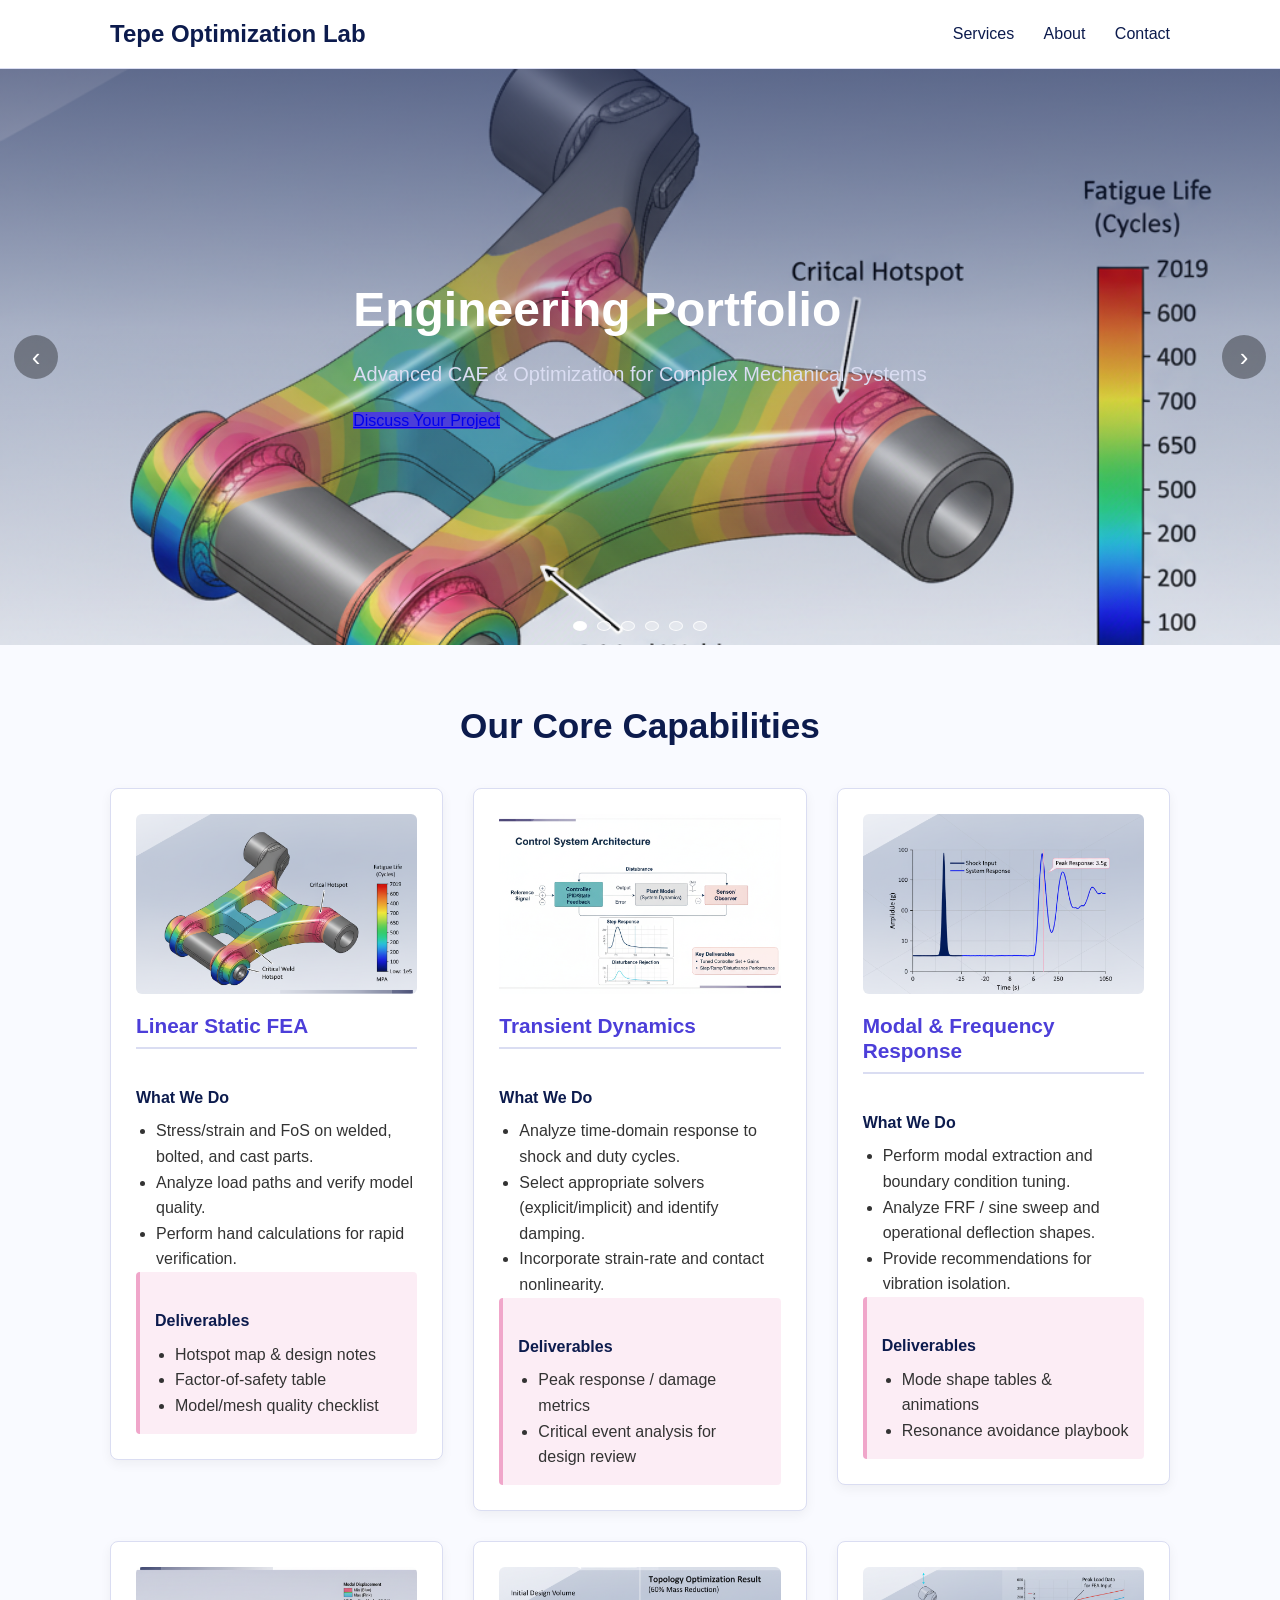
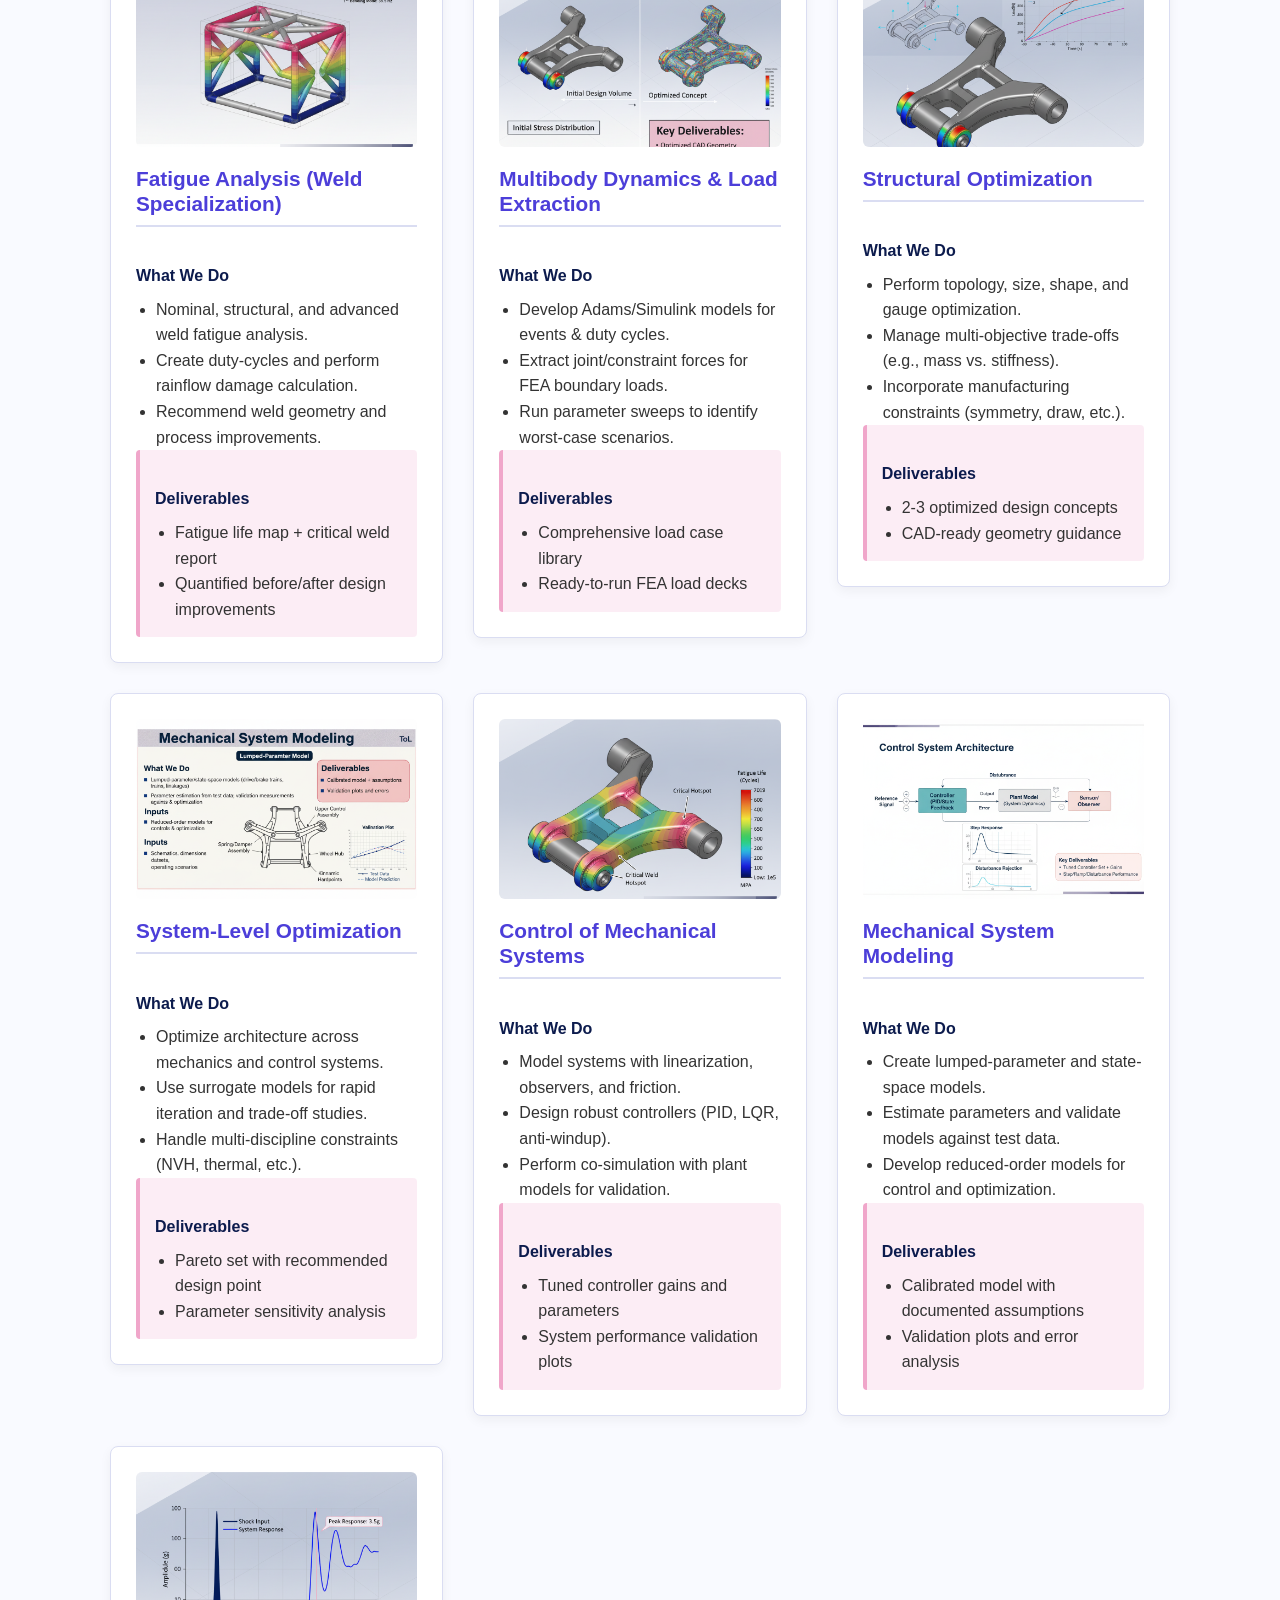
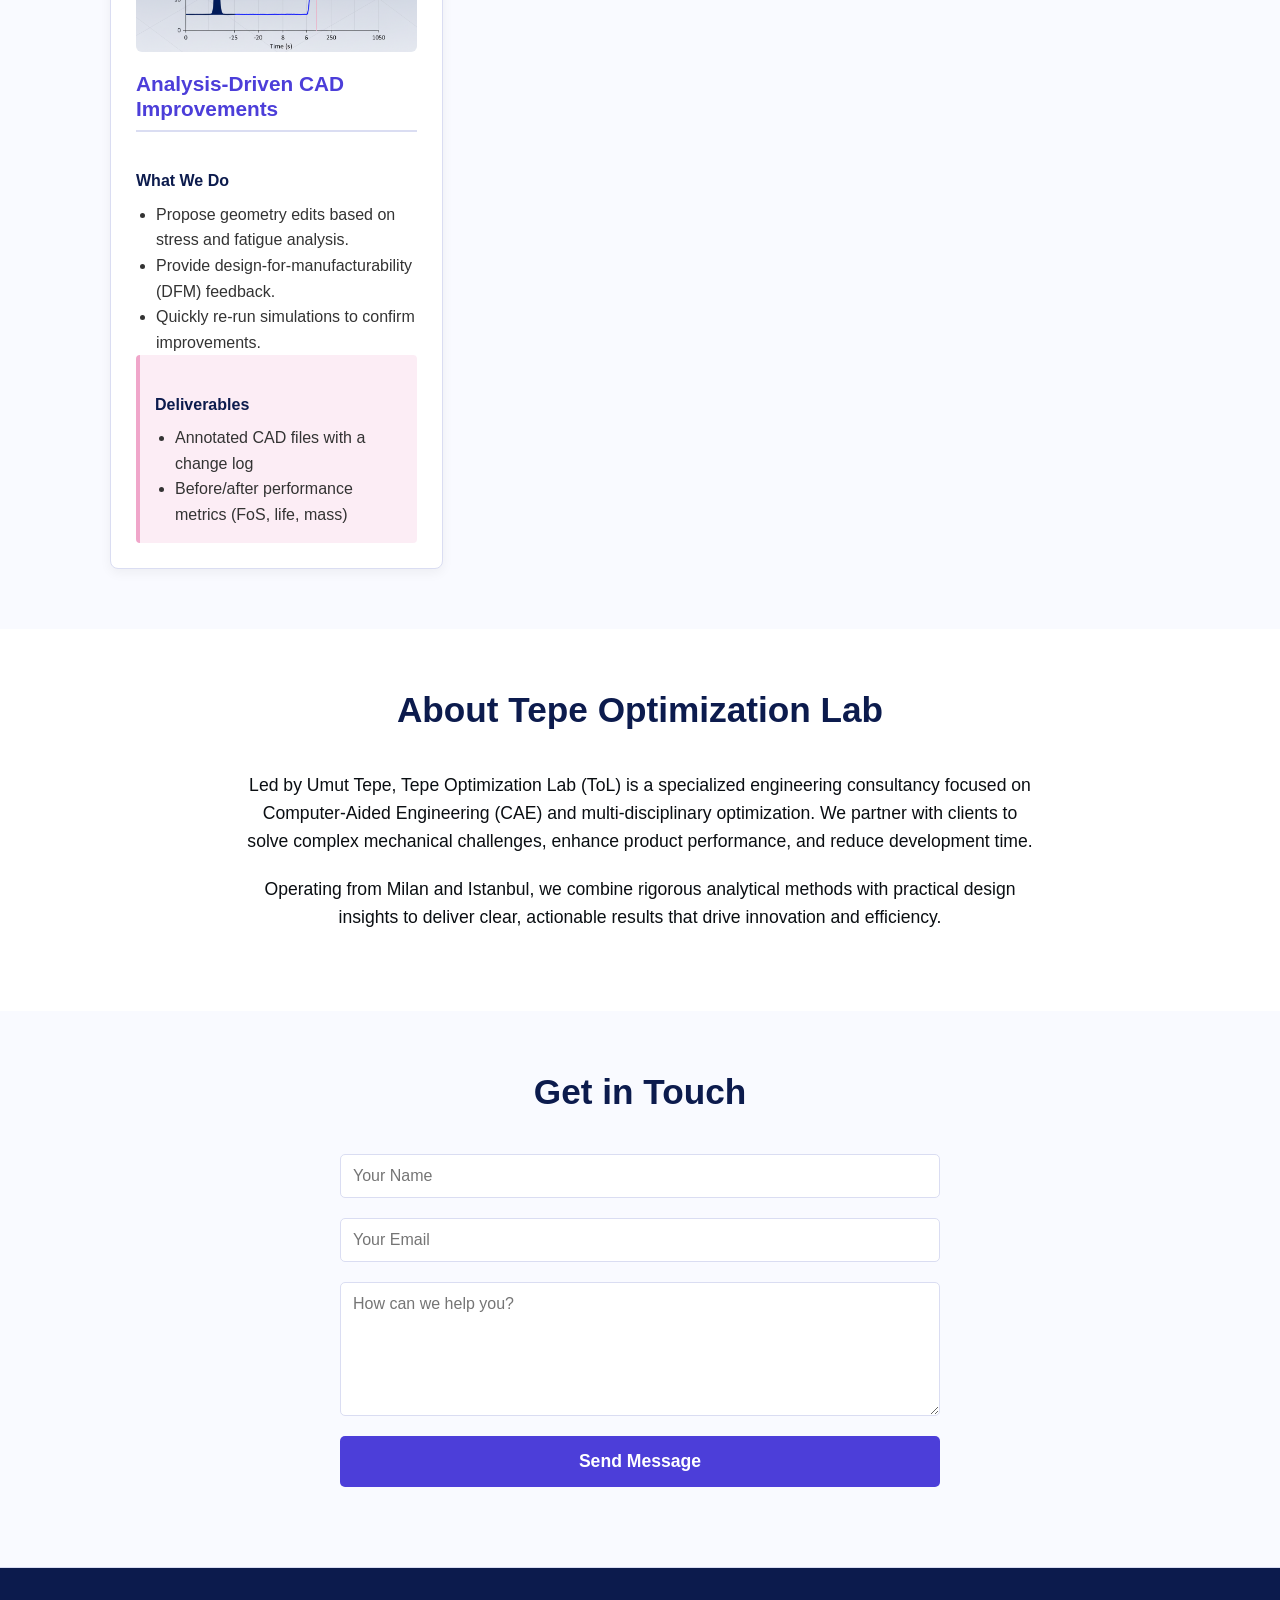
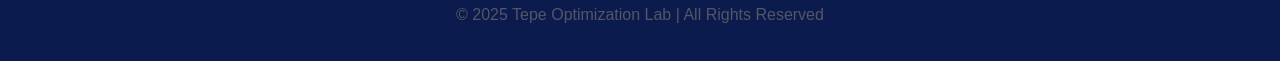
<file: index.html>
<!DOCTYPE html>
<html lang="en">
<head>
  <meta charset="UTF-8" />
  <meta name="viewport" content="width=device-width, initial-scale=1.0" />
  <title>Umut Tepe | Tepe Optimization Lab - CAE & Optimization Consulting</title>

  <!-- Critical preloads -->
  <link rel="preload" as="image" href="assets/images/aaaa.png" fetchpriority="high" />
  <link rel="preconnect" href="https://formspree.io" />
  <link rel="dns-prefetch" href="https://formspree.io" />

  <!-- Styles -->
  <link rel="stylesheet" href="css/style.css" />
  <meta name="description" content="Advanced CAE and optimization for complex mechanical systems. Weld fatigue, MBD→FEA load transfer, structural & system optimization." />

  <!-- Slider + form logic (deferred) -->
  <script src="js/main.js" defer></script>
</head>
<body>

  <!-- ================== Navigation ================== -->
  <nav class="navbar">
    <div class="container">
      <a href="#hero" class="logo">Tepe Optimization Lab</a>
      <div class="nav-links">
        <a href="#services">Services</a>
        <a href="#about">About</a>
        <a href="#contact">Contact</a>
      </div>
    </div>
  </nav>

  <!-- ================== Hero Slider ================== -->
  <section id="hero">
    <div class="hero-slider" aria-label="Highlights">
      <!-- First slide: eager -->
      <div class="hero-slide is-active">
        <img src="assets/images/aaaa.png"
             alt="Analysis highlight 1"
             width="1920" height="960"
             decoding="async" fetchpriority="high">
      </div>

      <!-- Remaining slides: lazy via data-src, loaded by JS right before display -->
      <div class="hero-slide">
        <img data-src="assets/images/bbbb.png"
             alt="Analysis highlight 2"
             width="1920" height="960"
             loading="lazy" decoding="async">
      </div>
      <div class="hero-slide">
        <img data-src="assets/images/cccc.png"
             alt="Analysis highlight 3"
             width="1920" height="960"
             loading="lazy" decoding="async">
      </div>
      <div class="hero-slide">
        <img data-src="assets/images/dddd.png"
             alt="Analysis highlight 4"
             width="1920" height="960"
             loading="lazy" decoding="async">
      </div>
      <div class="hero-slide">
        <img data-src="assets/images/eeee.png"
             alt="Analysis highlight 5"
             width="1920" height="960"
             loading="lazy" decoding="async">
      </div>
      <div class="hero-slide">
        <img data-src="assets/images/ffff.png"
             alt="Analysis highlight 6"
             width="1920" height="960"
             loading="lazy" decoding="async">
      </div>

      <!-- Text overlay -->
      <div class="hero-overlay">
        <div class="container overlay-content">
          <h1>Engineering Portfolio</h1>
          <p class="subtitle">Advanced CAE & Optimization for Complex Mechanical Systems</p>
          <a href="#contact" class="cta-button">Discuss Your Project</a>
        </div>
      </div>

      <!-- Slider controls -->
      <button class="hero-nav prev" aria-label="Previous slide">‹</button>
      <button class="hero-nav next" aria-label="Next slide">›</button>

      <!-- Dots -->
      <div class="hero-dots" role="tablist" aria-label="Slide dots">
        <button class="dot is-active" aria-label="Go to slide 1"></button>
        <button class="dot" aria-label="Go to slide 2"></button>
        <button class="dot" aria-label="Go to slide 3"></button>
        <button class="dot" aria-label="Go to slide 4"></button>
        <button class="dot" aria-label="Go to slide 5"></button>
        <button class="dot" aria-label="Go to slide 6"></button>
      </div>
    </div>
  </section>

  <!-- ================== Services ================== -->
  <section id="services">
    <div class="container">
      <h2>Our Core Capabilities</h2>
      <div class="services-grid">

        <!-- Service 1 -->
        <a class="service-card-link" href="services/linear-static-fea.html" aria-label="Linear Static FEA — details">
          <div class="service-card">
            <img src="assets/images/aaaa.png"
                 alt="Stress analysis heatmap on a mechanical part."
                 loading="lazy" decoding="async" fetchpriority="low"
                 width="640" height="360">
            <h3>Linear Static FEA</h3>
            <h4>What We Do</h4>
            <ul>
              <li>Stress/strain and FoS on welded, bolted, and cast parts.</li>
              <li>Analyze load paths and verify model quality.</li>
              <li>Perform hand calculations for rapid verification.</li>
            </ul>
            <div class="deliverables-box">
              <h4>Deliverables</h4>
              <ul>
                <li>Hotspot map & design notes</li>
                <li>Factor-of-safety table</li>
                <li>Model/mesh quality checklist</li>
              </ul>
            </div>
          </div>
        </a>

        <!-- Service 2 -->
        <a class="service-card-link" href="services/transient-dynamics.html" aria-label="Transient Dynamics — details">
          <div class="service-card">
            <img src="assets/images/bbbb.png"
                 alt="Transient response illustration with time histories."
                 loading="lazy" decoding="async" fetchpriority="low"
                 width="640" height="360">
            <h3>Transient Dynamics</h3>
            <h4>What We Do</h4>
            <ul>
              <li>Analyze time-domain response to shock and duty cycles.</li>
              <li>Select appropriate solvers (explicit/implicit) and identify damping.</li>
              <li>Incorporate strain-rate and contact nonlinearity.</li>
            </ul>
            <div class="deliverables-box">
              <h4>Deliverables</h4>
              <ul>
                <li>Peak response / damage metrics</li>
                <li>Critical event analysis for design review</li>
              </ul>
            </div>
          </div>
        </a>

        <!-- Service 3 -->
        <a class="service-card-link" href="services/modal-frequency-response.html" aria-label="Modal & Frequency Response — details">
          <div class="service-card">
            <img src="assets/images/cccc.png"
                 alt="Modal/FRF plot or mode shape visualization."
                 loading="lazy" decoding="async" fetchpriority="low"
                 width="640" height="360">
            <h3>Modal & Frequency Response</h3>
            <h4>What We Do</h4>
            <ul>
              <li>Perform modal extraction and boundary condition tuning.</li>
              <li>Analyze FRF / sine sweep and operational deflection shapes.</li>
              <li>Provide recommendations for vibration isolation.</li>
            </ul>
            <div class="deliverables-box">
              <h4>Deliverables</h4>
              <ul>
                <li>Mode shape tables & animations</li>
                <li>Resonance avoidance playbook</li>
              </ul>
            </div>
          </div>
        </a>

        <!-- Service 4 -->
        <a class="service-card-link" href="services/fatigue-weld.html" aria-label="Fatigue Analysis (Weld Specialization) — details">
          <div class="service-card">
            <img src="assets/images/dddd.png"
                 alt="Fatigue life contour on welded structure."
                 loading="lazy" decoding="async" fetchpriority="low"
                 width="640" height="360">
            <h3>Fatigue Analysis (Weld Specialization)</h3>
            <h4>What We Do</h4>
            <ul>
              <li>Nominal, structural, and advanced weld fatigue analysis.</li>
              <li>Create duty-cycles and perform rainflow damage calculation.</li>
              <li>Recommend weld geometry and process improvements.</li>
            </ul>
            <div class="deliverables-box">
              <h4>Deliverables</h4>
              <ul>
                <li>Fatigue life map + critical weld report</li>
                <li>Quantified before/after design improvements</li>
              </ul>
            </div>
          </div>
        </a>

        <!-- Service 5 -->
        <a class="service-card-link" href="services/multibody-load-extraction.html" aria-label="Multibody Dynamics & Load Extraction — details">
          <div class="service-card">
            <img src="assets/images/eeee.png"
                 alt="Multibody mechanism schematic / load extraction."
                 loading="lazy" decoding="async" fetchpriority="low"
                 width="640" height="360">
            <h3>Multibody Dynamics & Load Extraction</h3>
            <h4>What We Do</h4>
            <ul>
              <li>Develop Adams/Simulink models for events & duty cycles.</li>
              <li>Extract joint/constraint forces for FEA boundary loads.</li>
              <li>Run parameter sweeps to identify worst-case scenarios.</li>
            </ul>
            <div class="deliverables-box">
              <h4>Deliverables</h4>
              <ul>
                <li>Comprehensive load case library</li>
                <li>Ready-to-run FEA load decks</li>
              </ul>
            </div>
          </div>
        </a>

        <!-- Service 6 -->
        <a class="service-card-link" href="services/structural-optimization.html" aria-label="Structural Optimization — details">
          <div class="service-card">
            <img src="assets/images/ffff.png"
                 alt="Topology/shape optimization visualization."
                 loading="lazy" decoding="async" fetchpriority="low"
                 width="640" height="360">
            <h3>Structural Optimization</h3>
            <h4>What We Do</h4>
            <ul>
              <li>Perform topology, size, shape, and gauge optimization.</li>
              <li>Manage multi-objective trade-offs (e.g., mass vs. stiffness).</li>
              <li>Incorporate manufacturing constraints (symmetry, draw, etc.).</li>
            </ul>
            <div class="deliverables-box">
              <h4>Deliverables</h4>
              <ul>
                <li>2-3 optimized design concepts</li>
                <li>CAD-ready geometry guidance</li>
              </ul>
            </div>
          </div>
        </a>

        <!-- Service 7 -->
        <a class="service-card-link" href="services/system-level-optimization.html" aria-label="System-Level Optimization — details">
          <div class="service-card">
            <img src="assets/images/gggg.png"
                 alt="System-level optimization / Pareto plot placeholder."
                 loading="lazy" decoding="async" fetchpriority="low"
                 width="640" height="360">
            <h3>System-Level Optimization</h3>
            <h4>What We Do</h4>
            <ul>
              <li>Optimize architecture across mechanics and control systems.</li>
              <li>Use surrogate models for rapid iteration and trade-off studies.</li>
              <li>Handle multi-discipline constraints (NVH, thermal, etc.).</li>
            </ul>
            <div class="deliverables-box">
              <h4>Deliverables</h4>
              <ul>
                <li>Pareto set with recommended design point</li>
                <li>Parameter sensitivity analysis</li>
              </ul>
            </div>
          </div>
        </a>

        <!-- Service 8 -->
        <a class="service-card-link" href="services/control-of-mechanical-systems.html" aria-label="Control of Mechanical Systems — details">
          <div class="service-card">
            <img src="assets/images/aaaa.png"
                 alt="Control block diagram placeholder."
                 loading="lazy" decoding="async" fetchpriority="low"
                 width="640" height="360">
            <h3>Control of Mechanical Systems</h3>
            <h4>What We Do</h4>
            <ul>
              <li>Model systems with linearization, observers, and friction.</li>
              <li>Design robust controllers (PID, LQR, anti-windup).</li>
              <li>Perform co-simulation with plant models for validation.</li>
            </ul>
            <div class="deliverables-box">
              <h4>Deliverables</h4>
              <ul>
                <li>Tuned controller gains and parameters</li>
                <li>System performance validation plots</li>
              </ul>
            </div>
          </div>
        </a>

        <!-- Service 9 -->
        <a class="service-card-link" href="services/mechanical-system-modeling.html" aria-label="Mechanical System Modeling — details">
          <div class="service-card">
            <img src="assets/images/bbbb.png"
                 alt="State-space / model validation placeholder."
                 loading="lazy" decoding="async" fetchpriority="low"
                 width="640" height="360">
            <h3>Mechanical System Modeling</h3>
            <h4>What We Do</h4>
            <ul>
              <li>Create lumped-parameter and state-space models.</li>
              <li>Estimate parameters and validate models against test data.</li>
              <li>Develop reduced-order models for control and optimization.</li>
            </ul>
            <div class="deliverables-box">
              <h4>Deliverables</h4>
              <ul>
                <li>Calibrated model with documented assumptions</li>
                <li>Validation plots and error analysis</li>
              </ul>
            </div>
          </div>
        </a>

        <!-- Service 10 -->
        <a class="service-card-link" href="services/cad-design-improvements.html" aria-label="Analysis-Driven CAD Improvements — details">
          <div class="service-card">
            <img src="assets/images/cccc.png"
                 alt="CAD before/after improvement placeholder."
                 loading="lazy" decoding="async" fetchpriority="low"
                 width="640" height="360">
            <h3>Analysis-Driven CAD Improvements</h3>
            <h4>What We Do</h4>
            <ul>
              <li>Propose geometry edits based on stress and fatigue analysis.</li>
              <li>Provide design-for-manufacturability (DFM) feedback.</li>
              <li>Quickly re-run simulations to confirm improvements.</li>
            </ul>
            <div class="deliverables-box">
              <h4>Deliverables</h4>
              <ul>
                <li>Annotated CAD files with a change log</li>
                <li>Before/after performance metrics (FoS, life, mass)</li>
              </ul>
            </div>
          </div>
        </a>

      </div>
    </div>
  </section>

  <!-- ================== About ================== -->
  <section id="about">
    <div class="container">
      <h2>About Tepe Optimization Lab</h2>
      <p>
        Led by Umut Tepe, Tepe Optimization Lab (ToL) is a specialized engineering consultancy focused on Computer-Aided Engineering (CAE) and multi-disciplinary optimization. We partner with clients to solve complex mechanical challenges, enhance product performance, and reduce development time.
      </p>
      <p>
        Operating from Milan and Istanbul, we combine rigorous analytical methods with practical design insights to deliver clear, actionable results that drive innovation and efficiency.
      </p>
    </div>
  </section>

  <!-- ================== Contact ================== -->
  <section id="contact">
    <div class="container">
      <h2>Get in Touch</h2>
      <form id="contact-form" action="https://formspree.io/f/xovkrydl" method="POST">
        <input type="text" name="name" placeholder="Your Name" required>
        <input type="email" name="email" placeholder="Your Email" required>
        <textarea name="message" rows="6" placeholder="How can we help you?" required></textarea>
        <button type="submit">Send Message</button>
      </form>
      <p id="form-status"></p>
    </div>
  </section>

  <!-- ================== Footer ================== -->
  <footer>
    <div class="container">
      <p>&copy; 2025 Tepe Optimization Lab | All Rights Reserved</p>
    </div>
  </footer>

</body>
</html>
</file>
<file: css/style.css>
/* === ToL Palette === */
:root{
  --tol-primary:#0C1B4D;  /* deep navy */
  --tol-secondary:#4C3ED9;/* indigo */
  --tol-accent:#F0A6CA;   /* soft pink */
  --tol-ink:#0A0E12;      /* near-black */
  --tol-muted:#DADDF2;    /* cool light gray */
  --tol-bg:#F9FAFF;       /* off-white */
  --tol-white:#FFFFFF;
}

/* === Base === */
*{box-sizing:border-box}
body{
  font-family:-apple-system,BlinkMacSystemFont,"Segoe UI",Roboto,Helvetica,Arial,sans-serif;
  margin:0;padding:0;background:var(--tol-bg);color:var(--tol-ink);line-height:1.6;font-size:16px;
}
.container{max-width:1100px;margin:0 auto;padding:0 20px}
header,section,footer{padding:60px 0}
section:nth-of-type(odd){background:var(--tol-white)}
h1,h2,h3{color:var(--tol-primary);line-height:1.2;margin-top:0}
h2{text-align:center;font-size:2.2rem;margin-bottom:40px}
h3{font-size:1.5rem;color:var(--tol-secondary);border-bottom:2px solid var(--tol-muted);padding-bottom:8px;margin-bottom:15px}

/* === Nav === */
.navbar{background:var(--tol-white);padding:15px 0;border-bottom:1px solid var(--tol-muted);position:sticky;top:0;z-index:1000}
.navbar .container{display:flex;justify-content:space-between;align-items:center}
.logo{font-size:1.5rem;font-weight:700;color:var(--tol-primary);text-decoration:none}
.nav-links a{color:var(--tol-primary);text-decoration:none;margin-left:25px;font-weight:500;transition:color .3s}
.nav-links a:hover{color:var(--tol-secondary)}

/* === Services Grid & Cards === */
.services-grid{display:grid;grid-template-columns:repeat(auto-fit,minmax(320px,1fr));gap:30px}

/* Anchor wrapper so cards are true links */
.service-card-link{display:block;color:inherit;text-decoration:none}
.service-card-link:focus .service-card,.service-card-link:focus-visible .service-card{outline:3px solid var(--tol-secondary);outline-offset:4px}

.service-card{background:#fff;border:1px solid var(--tol-muted);border-radius:8px;padding:25px;box-shadow:0 4px 12px rgba(0,0,0,.05);transition:transform .3s, box-shadow .3s;display:flex;flex-direction:column;cursor:pointer}
.service-card:hover{transform:translateY(-5px);box-shadow:0 8px 20px rgba(76,62,217,.1)}
.service-card img{width:100%;height:180px;object-fit:cover;border-radius:6px;margin-bottom:20px;background:var(--tol-muted)}
.service-card h3{margin-top:0;font-size:1.3rem}
.service-card h4{color:var(--tol-primary);font-size:1rem;margin-bottom:8px}
.service-card ul{padding-left:20px;margin:0;color:#333}
.service-card .deliverables-box{background:rgba(240,166,202,.2);border-left:4px solid var(--tol-accent);padding:15px;border-radius:4px;margin-top:auto}
.service-card .deliverables-box ul li{font-weight:500}

/* === About === */
#about p{max-width:800px;margin:0 auto 20px;text-align:center;font-size:1.1rem}

/* === Contact === */
#contact form{max-width:600px;margin:0 auto;display:grid;gap:20px}
#contact input,#contact textarea{width:100%;padding:12px;border-radius:5px;border:1px solid var(--tol-muted);font-family:inherit;font-size:1rem}
#contact button{background:var(--tol-secondary);color:#fff;border:0;padding:15px;border-radius:5px;font-size:1.1rem;font-weight:700;cursor:pointer;transition:background .3s}
#contact button:hover{background:#3a2db8}
#form-status{text-align:center;margin-top:20px;font-weight:700;color:var(--tol-secondary)}

/* === Footer === */
footer{background:var(--tol-primary);color:var(--tol-muted);text-align:center;padding:30px 0}

/* === HERO SLIDER (replaces old hero banner) === */
#hero{ padding:0; background:transparent; color:#fff } /* override old banner */
.hero-slider{ position:relative; height:64vh; min-height:420px; max-height:720px; overflow:hidden; }
.hero-slide{ position:absolute; inset:0; opacity:0; visibility:hidden; pointer-events:none; transition:opacity 600ms ease; }
.hero-slide.is-active{ opacity:1; visibility:visible; pointer-events:auto; }
.hero-slide img{ width:100%; height:100%; object-fit:cover; display:block; }

/* readable text overlay with soft gradient; overlay won't block clicks */
.hero-overlay{ position:absolute; inset:0; display:flex; align-items:center; pointer-events:none; }
.hero-overlay::before{
  content:""; position:absolute; inset:0;
  background: linear-gradient(180deg, rgba(12,27,77,.55), rgba(12,27,77,.15) 45%, rgba(0,0,0,0) 100%);
  pointer-events:none;
}
.overlay-content{ position:relative; z-index:1; pointer-events:auto; }
#hero h1{ color:#fff; font-size:3rem; margin:0 0 10px; }
#hero .subtitle{ color:var(--tol-muted); font-size:1.25rem; margin-bottom:18px; }
#hero .cta-button{ background:var(--tol-secondary); }
#hero .cta-button:hover{ background:#3a2db8; }

/* controls always on top and clickable */
.hero-nav,.hero-dots{ position:absolute; z-index:3; }
.hero-nav{
  top:50%; transform:translateY(-50%);
  background:rgba(0,0,0,.35); color:#fff; border:0; width:44px; height:44px;
  border-radius:50%; font-size:26px; line-height:44px; cursor:pointer;
  display:flex; align-items:center; justify-content:center;
}
.hero-nav:hover{ background:rgba(0,0,0,.5); }
.hero-nav.prev{ left:14px; }
.hero-nav.next{ right:14px; }

.hero-dots{ left:0; right:0; bottom:14px; display:flex; justify-content:center; gap:10px; }
.hero-dots .dot{
  width:10px; height:10px; border-radius:50%; border:1px solid rgba(255,255,255,.8); background:rgba(255,255,255,.3);
  cursor:pointer;
}
.hero-dots .dot.is-active{ background:#fff; }

/* === Service detail pages (class .hero) === */
.navbar .inner{display:flex;align-items:center;justify-content:space-between;padding:14px 0}
.brand{display:flex;align-items:center;gap:12px}
.brand img{height:36px;width:auto;border-radius:4px}
.brand-title{font-weight:700;color:var(--tol-primary)}
.nav-right a{margin-left:18px;color:var(--tol-primary)}

.breadcrumb{font-size:.9rem;color:#445}
.breadcrumb a{color:inherit}

.hero{
  background:linear-gradient(180deg, rgba(240,166,202,.15), rgba(76,62,217,.08) 60%, transparent 100%);
  padding:42px 0;
}
.hero-grid{display:grid;grid-template-columns:1.1fr .9fr;gap:32px;align-items:center}
.hero h1{margin:0 0 10px;color:var(--tol-primary);font-size:2.2rem;line-height:1.2}
.hero .tagline{color:#334;margin:6px 0 14px;font-size:1.1rem}
.hero-figure{display:flex;justify-content:flex-end}
.hero-figure img{max-width:100%;height:auto;border-radius:10px;border:1px solid var(--tol-muted);background:var(--tol-white)}

.section{padding:36px 0}
h2.section-title{color:var(--tol-secondary);font-size:1.4rem;border-bottom:2px solid var(--tol-muted);padding-bottom:8px;margin:0 0 18px}
.two-col{display:grid;grid-template-columns:1fr 1fr;gap:28px}
.callout{background:rgba(240,166,202,.18);border-left:4px solid var(--tol-accent);padding:18px;border-radius:8px}
.callout h3{margin:0 0 8px;color:var(--tol-primary);font-size:1.05rem}

.cta{padding:40px 0}
.cta-box{background:var(--tol-white);border:1px solid var(--tol-muted);border-radius:10px;padding:24px;display:flex;align-items:center;justify-content:space-between;gap:16px;box-shadow:0 6px 18px rgba(0,0,0,.05)}
.btn{display:inline-block;background:var(--tol-secondary);color:#fff;font-weight:700;padding:12px 18px;border-radius:8px}
.btn:hover{background:#3a2db8;text-decoration:none}

footer{border-top:1px solid var(--tol-muted);padding:18px 0;color:#556;text-align:center}

/* === Responsive === */
@media (max-width:900px){
  .hero-grid{grid-template-columns:1fr}
  .hero-figure{justify-content:center}
  .hero-slider{ height:56vh; min-height:360px; }
  #hero h1{ font-size:2.2rem; }
  #hero .subtitle{ font-size:1.05rem; }
}
@media (max-width:768px){
  .navbar .container{flex-direction:column}
  .nav-links{margin-top:10px}
  .nav-links a{margin:0 10px}
  h1{font-size:2.5rem}
  h2{font-size:1.8rem}
  header,section,footer{padding:40px 0}
}
@media (max-width:600px){
  .hero-slider{ height:50vh; min-height:300px; }
  .hero-nav{ width:38px; height:38px; font-size:22px; }
}
</file>
